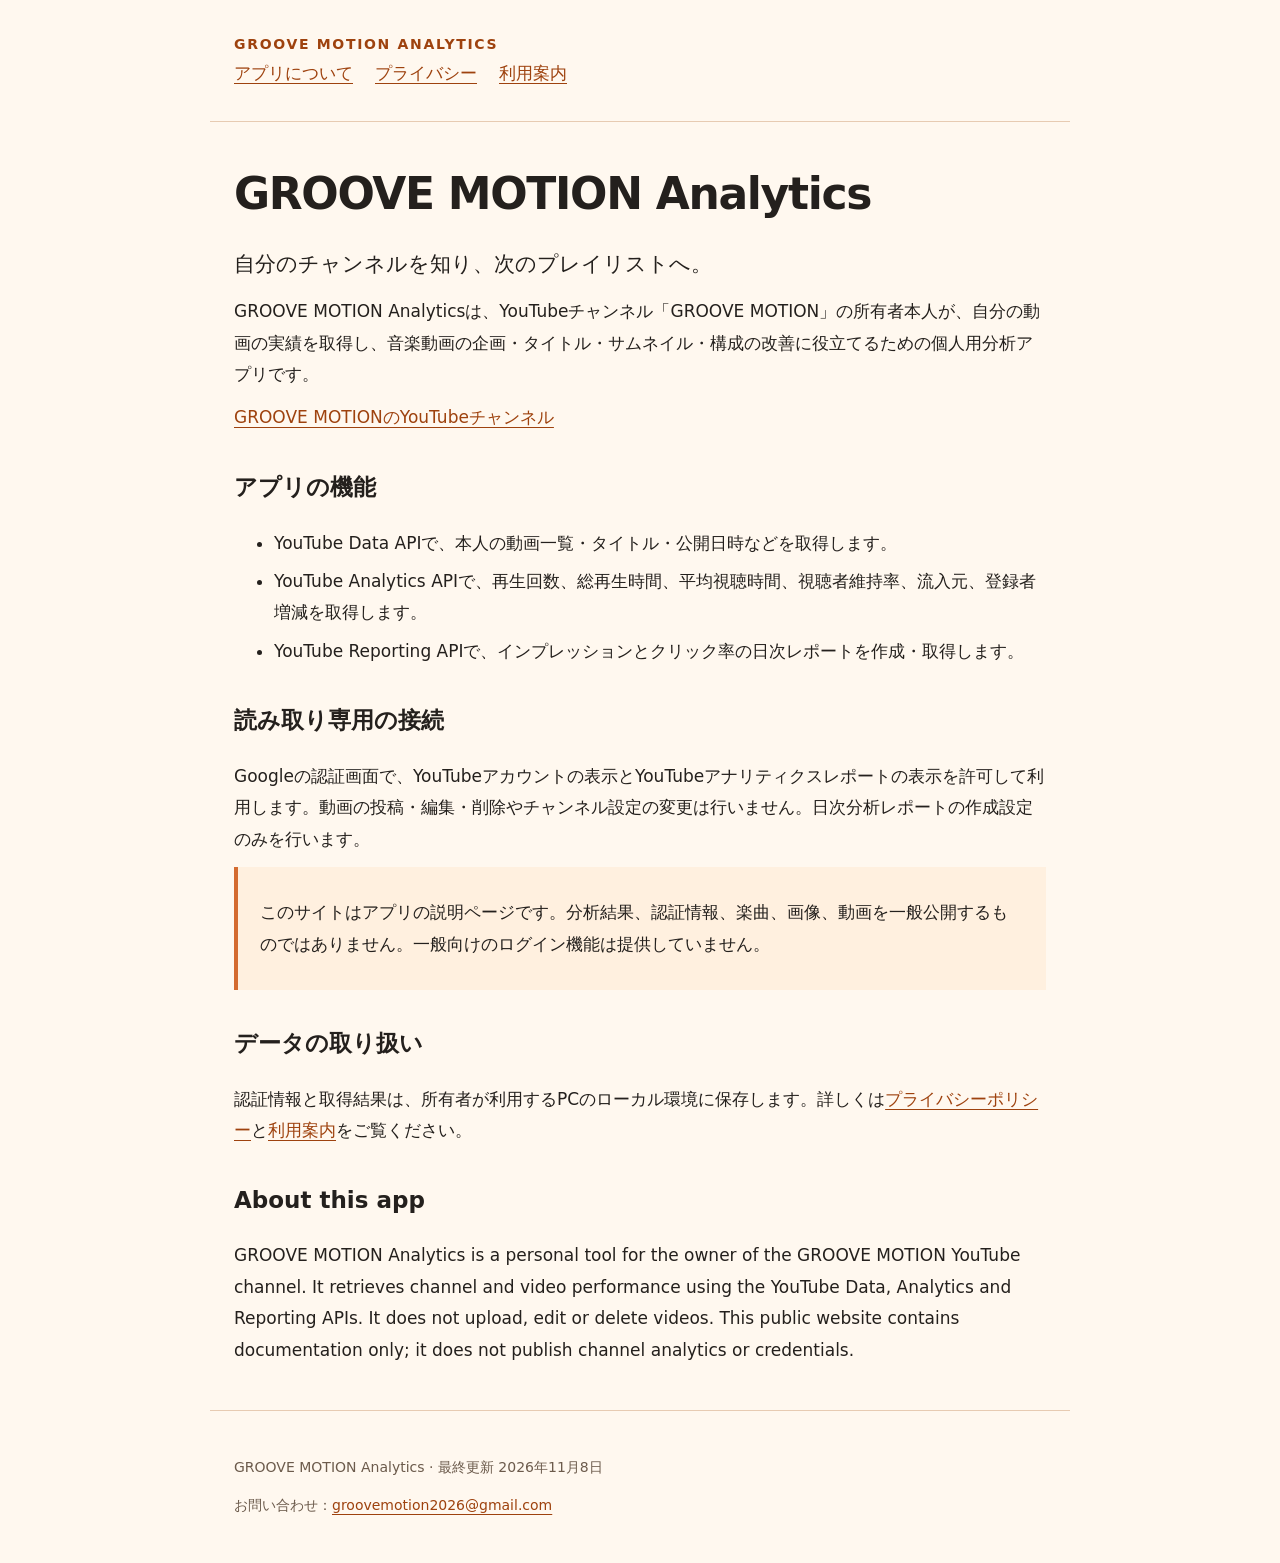
<file: index.html>
<!doctype html><html lang="ja"><head><meta charset="utf-8"><meta name="viewport" content="width=device-width,initial-scale=1"><meta name="description" content="GROOVE MOTION Analyticsのアプリ説明、データの取り扱い、利用案内。"><title>アプリについて | GROOVE MOTION Analytics</title><link rel="stylesheet" href="style.css"><meta name="google-site-verification" content="8Vj8K0bfPoue_ydsbVhwIFE0yj8pEWBNdxc9BoqghE0" /></head><body><header><div class="brand">GROOVE MOTION ANALYTICS</div><nav aria-label="ページ"><a href="index.html">アプリについて</a><a href="privacy.html">プライバシー</a><a href="terms.html">利用案内</a></nav></header><main><h1>GROOVE MOTION Analytics</h1><p class="lead">自分のチャンネルを知り、次のプレイリストへ。</p><p>GROOVE MOTION Analyticsは、YouTubeチャンネル「GROOVE MOTION」の所有者本人が、自分の動画の実績を取得し、音楽動画の企画・タイトル・サムネイル・構成の改善に役立てるための個人用分析アプリです。</p><p><a href="https://www.youtube.com/channel/UCXRERTZ2oUYPDoM06L8DTLw">GROOVE MOTIONのYouTubeチャンネル</a></p><h2>アプリの機能</h2><ul><li>YouTube Data APIで、本人の動画一覧・タイトル・公開日時などを取得します。</li><li>YouTube Analytics APIで、再生回数、総再生時間、平均視聴時間、視聴者維持率、流入元、登録者増減を取得します。</li><li>YouTube Reporting APIで、インプレッションとクリック率の日次レポートを作成・取得します。</li></ul><h2>読み取り専用の接続</h2><p>Googleの認証画面で、YouTubeアカウントの表示とYouTubeアナリティクスレポートの表示を許可して利用します。動画の投稿・編集・削除やチャンネル設定の変更は行いません。日次分析レポートの作成設定のみを行います。</p><div class="note"><p>このサイトはアプリの説明ページです。分析結果、認証情報、楽曲、画像、動画を一般公開するものではありません。一般向けのログイン機能は提供していません。</p></div><h2>データの取り扱い</h2><p>認証情報と取得結果は、所有者が利用するPCのローカル環境に保存します。詳しくは<a href="privacy.html">プライバシーポリシー</a>と<a href="terms.html">利用案内</a>をご覧ください。</p><h2 lang="en">About this app</h2><p lang="en">GROOVE MOTION Analytics is a personal tool for the owner of the GROOVE MOTION YouTube channel. It retrieves channel and video performance using the YouTube Data, Analytics and Reporting APIs. It does not upload, edit or delete videos. This public website contains documentation only; it does not publish channel analytics or credentials.</p></main><footer><p>GROOVE MOTION Analytics · 最終更新 2026年11月8日</p><p>お問い合わせ：<a href="mailto:groovemotion2026@gmail.com">groovemotion2026@gmail.com</a></p></footer></body></html>
</file>
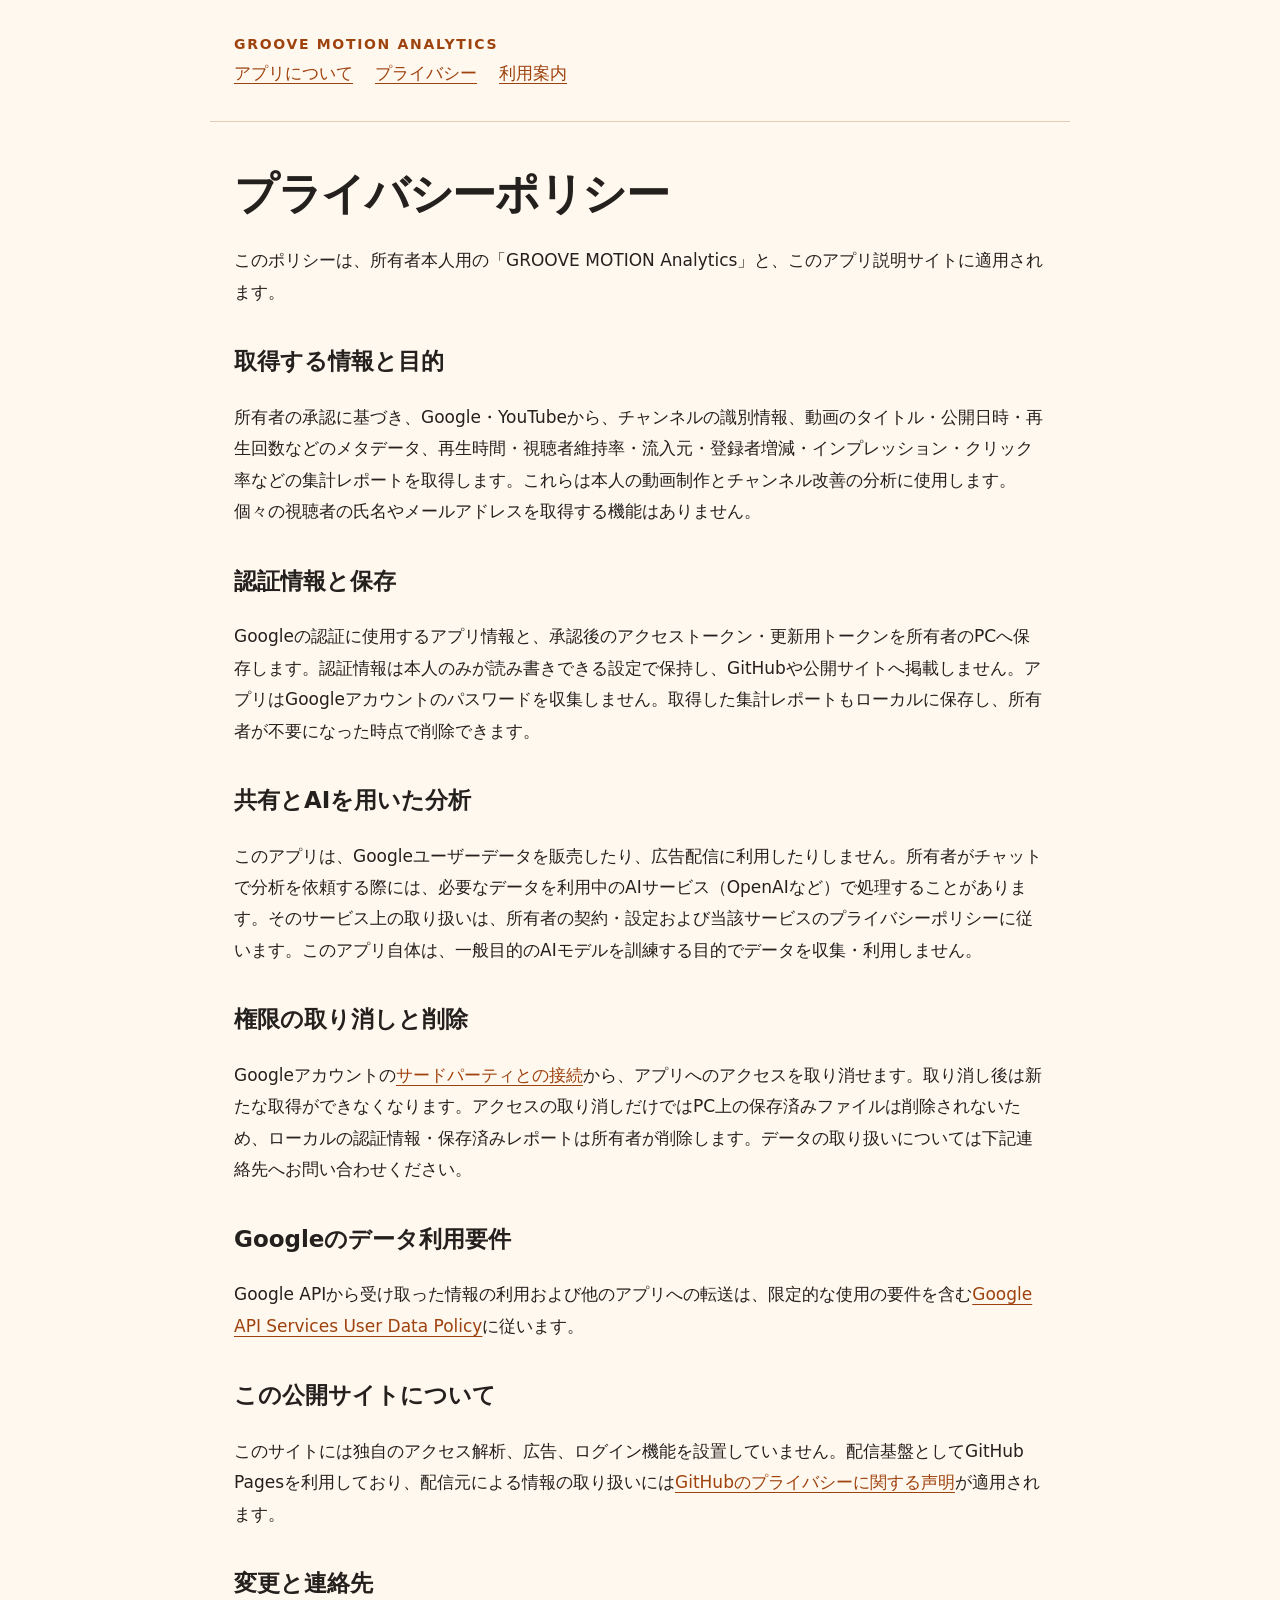
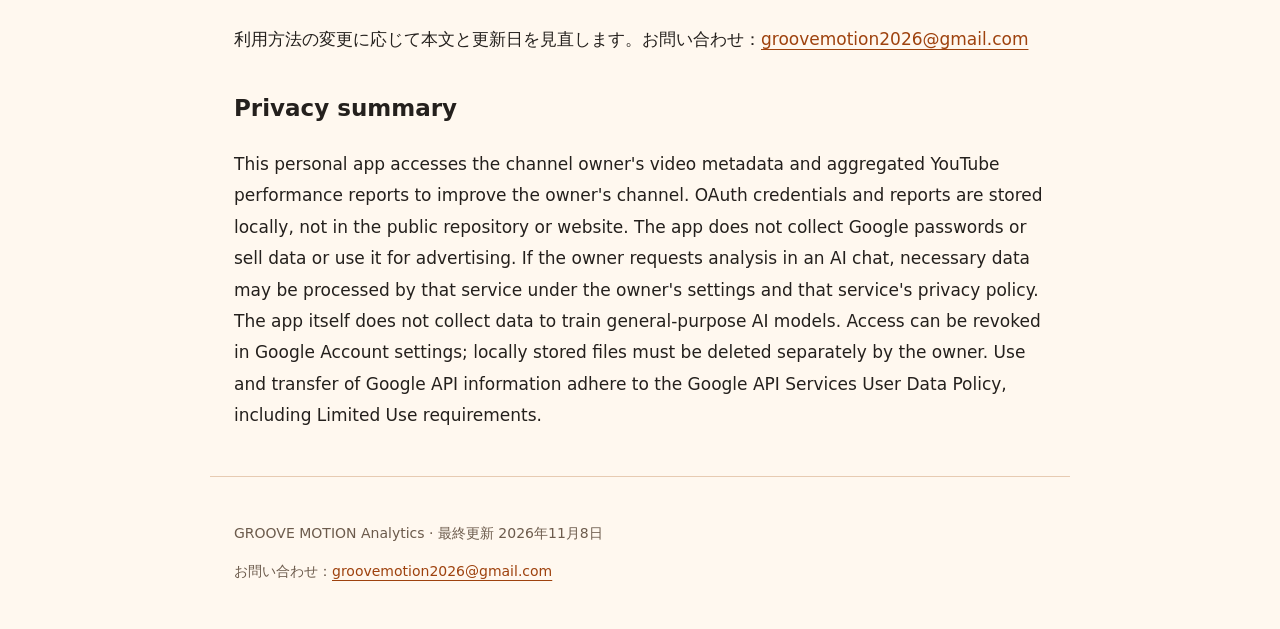
<file: privacy.html>
<!doctype html><html lang="ja"><head><meta charset="utf-8"><meta name="viewport" content="width=device-width,initial-scale=1"><meta name="description" content="GROOVE MOTION Analyticsのアプリ説明、データの取り扱い、利用案内。"><title>プライバシーポリシー | GROOVE MOTION Analytics</title><link rel="stylesheet" href="style.css"></head><body><header><div class="brand">GROOVE MOTION ANALYTICS</div><nav aria-label="ページ"><a href="index.html">アプリについて</a><a href="privacy.html">プライバシー</a><a href="terms.html">利用案内</a></nav></header><main><h1>プライバシーポリシー</h1><p>このポリシーは、所有者本人用の「GROOVE MOTION Analytics」と、このアプリ説明サイトに適用されます。</p><h2>取得する情報と目的</h2><p>所有者の承認に基づき、Google・YouTubeから、チャンネルの識別情報、動画のタイトル・公開日時・再生回数などのメタデータ、再生時間・視聴者維持率・流入元・登録者増減・インプレッション・クリック率などの集計レポートを取得します。これらは本人の動画制作とチャンネル改善の分析に使用します。個々の視聴者の氏名やメールアドレスを取得する機能はありません。</p><h2>認証情報と保存</h2><p>Googleの認証に使用するアプリ情報と、承認後のアクセストークン・更新用トークンを所有者のPCへ保存します。認証情報は本人のみが読み書きできる設定で保持し、GitHubや公開サイトへ掲載しません。アプリはGoogleアカウントのパスワードを収集しません。取得した集計レポートもローカルに保存し、所有者が不要になった時点で削除できます。</p><h2>共有とAIを用いた分析</h2><p>このアプリは、Googleユーザーデータを販売したり、広告配信に利用したりしません。所有者がチャットで分析を依頼する際には、必要なデータを利用中のAIサービス（OpenAIなど）で処理することがあります。そのサービス上の取り扱いは、所有者の契約・設定および当該サービスのプライバシーポリシーに従います。このアプリ自体は、一般目的のAIモデルを訓練する目的でデータを収集・利用しません。</p><h2>権限の取り消しと削除</h2><p>Googleアカウントの<a href="https://myaccount.google.com/connections">サードパーティとの接続</a>から、アプリへのアクセスを取り消せます。取り消し後は新たな取得ができなくなります。アクセスの取り消しだけではPC上の保存済みファイルは削除されないため、ローカルの認証情報・保存済みレポートは所有者が削除します。データの取り扱いについては下記連絡先へお問い合わせください。</p><h2>Googleのデータ利用要件</h2><p>Google APIから受け取った情報の利用および他のアプリへの転送は、限定的な使用の要件を含む<a href="https://developers.google.com/terms/api-services-user-data-policy">Google API Services User Data Policy</a>に従います。</p><h2>この公開サイトについて</h2><p>このサイトには独自のアクセス解析、広告、ログイン機能を設置していません。配信基盤としてGitHub Pagesを利用しており、配信元による情報の取り扱いには<a href="https://docs.github.com/en/site-policy/privacy-policies/github-general-privacy-statement">GitHubのプライバシーに関する声明</a>が適用されます。</p><h2>変更と連絡先</h2><p>利用方法の変更に応じて本文と更新日を見直します。お問い合わせ：<a href="mailto:groovemotion2026@gmail.com">groovemotion2026@gmail.com</a></p><h2 lang="en">Privacy summary</h2><p lang="en">This personal app accesses the channel owner's video metadata and aggregated YouTube performance reports to improve the owner's channel. OAuth credentials and reports are stored locally, not in the public repository or website. The app does not collect Google passwords or sell data or use it for advertising. If the owner requests analysis in an AI chat, necessary data may be processed by that service under the owner's settings and that service's privacy policy. The app itself does not collect data to train general-purpose AI models. Access can be revoked in Google Account settings; locally stored files must be deleted separately by the owner. Use and transfer of Google API information adhere to the Google API Services User Data Policy, including Limited Use requirements.</p></main><footer><p>GROOVE MOTION Analytics · 最終更新 2026年11月8日</p><p>お問い合わせ：<a href="mailto:groovemotion2026@gmail.com">groovemotion2026@gmail.com</a></p></footer></body></html>
</file>
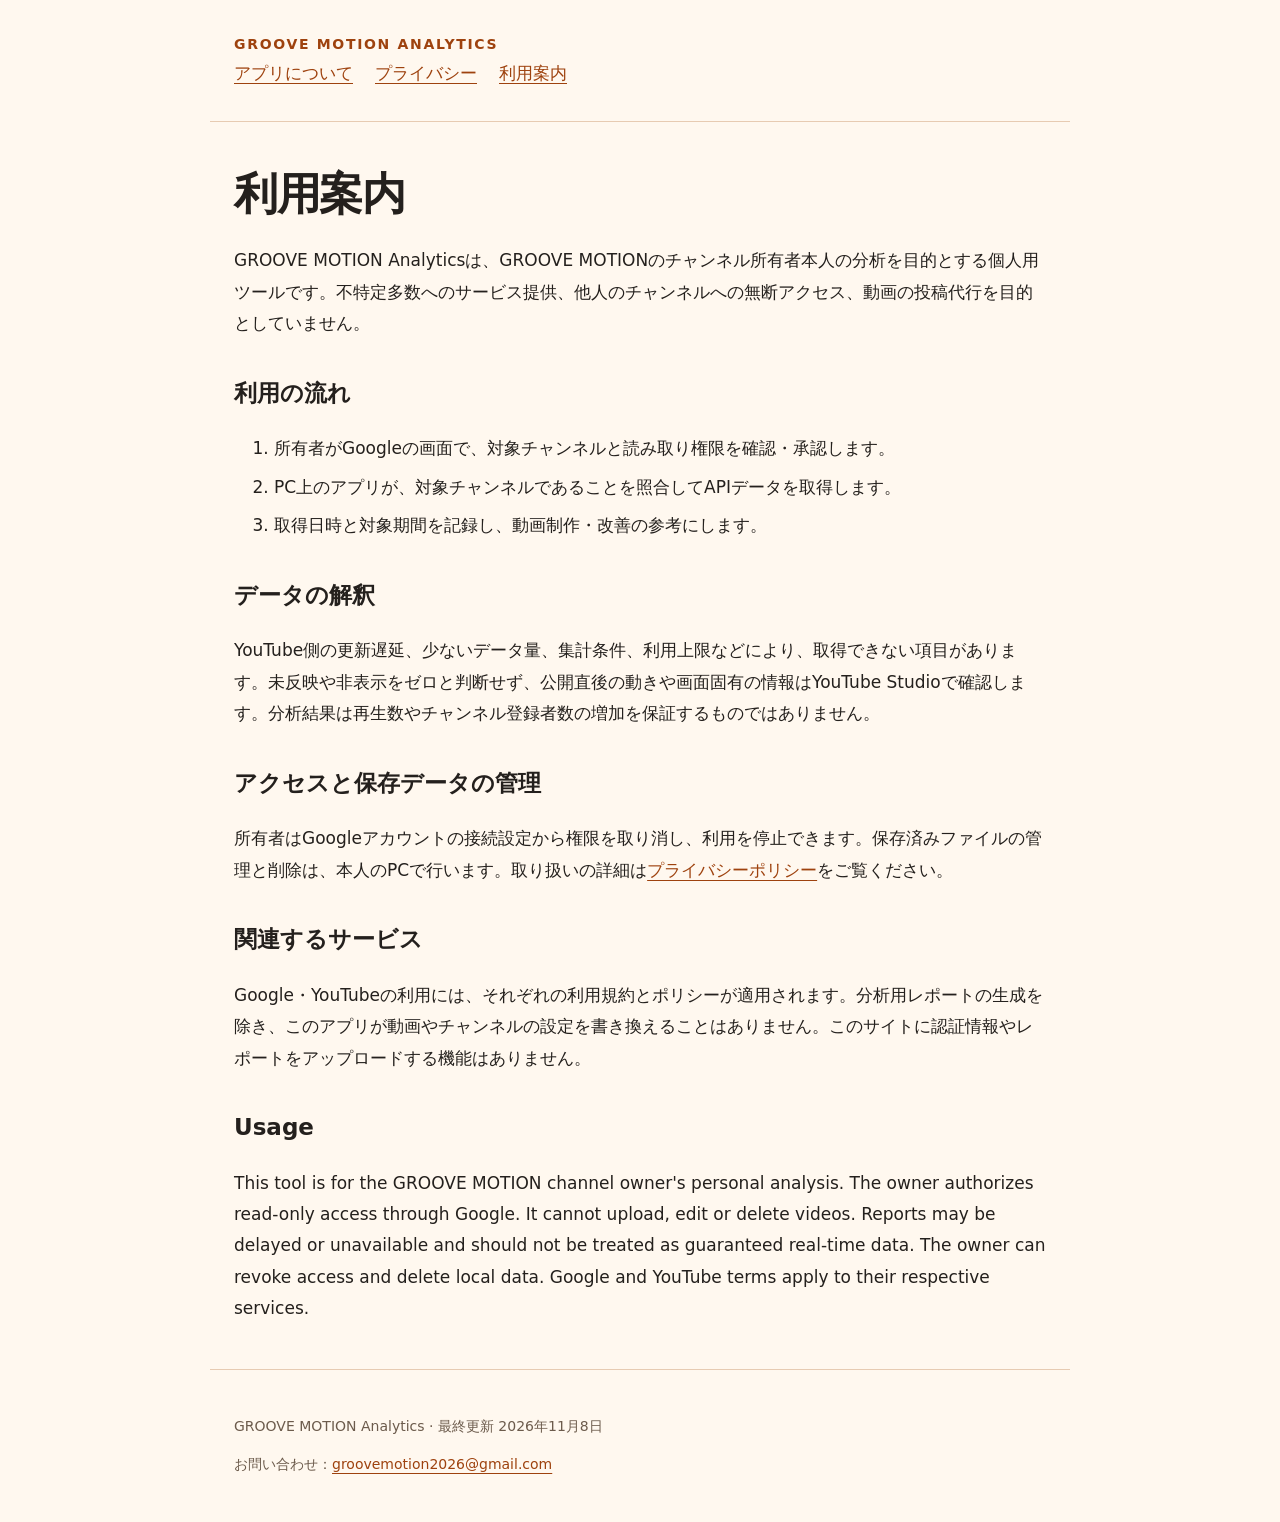
<file: terms.html>
<!doctype html><html lang="ja"><head><meta charset="utf-8"><meta name="viewport" content="width=device-width,initial-scale=1"><meta name="description" content="GROOVE MOTION Analyticsのアプリ説明、データの取り扱い、利用案内。"><title>利用案内 | GROOVE MOTION Analytics</title><link rel="stylesheet" href="style.css"></head><body><header><div class="brand">GROOVE MOTION ANALYTICS</div><nav aria-label="ページ"><a href="index.html">アプリについて</a><a href="privacy.html">プライバシー</a><a href="terms.html">利用案内</a></nav></header><main><h1>利用案内</h1><p>GROOVE MOTION Analyticsは、GROOVE MOTIONのチャンネル所有者本人の分析を目的とする個人用ツールです。不特定多数へのサービス提供、他人のチャンネルへの無断アクセス、動画の投稿代行を目的としていません。</p><h2>利用の流れ</h2><ol><li>所有者がGoogleの画面で、対象チャンネルと読み取り権限を確認・承認します。</li><li>PC上のアプリが、対象チャンネルであることを照合してAPIデータを取得します。</li><li>取得日時と対象期間を記録し、動画制作・改善の参考にします。</li></ol><h2>データの解釈</h2><p>YouTube側の更新遅延、少ないデータ量、集計条件、利用上限などにより、取得できない項目があります。未反映や非表示をゼロと判断せず、公開直後の動きや画面固有の情報はYouTube Studioで確認します。分析結果は再生数やチャンネル登録者数の増加を保証するものではありません。</p><h2>アクセスと保存データの管理</h2><p>所有者はGoogleアカウントの接続設定から権限を取り消し、利用を停止できます。保存済みファイルの管理と削除は、本人のPCで行います。取り扱いの詳細は<a href="privacy.html">プライバシーポリシー</a>をご覧ください。</p><h2>関連するサービス</h2><p>Google・YouTubeの利用には、それぞれの利用規約とポリシーが適用されます。分析用レポートの生成を除き、このアプリが動画やチャンネルの設定を書き換えることはありません。このサイトに認証情報やレポートをアップロードする機能はありません。</p><h2 lang="en">Usage</h2><p lang="en">This tool is for the GROOVE MOTION channel owner's personal analysis. The owner authorizes read-only access through Google. It cannot upload, edit or delete videos. Reports may be delayed or unavailable and should not be treated as guaranteed real-time data. The owner can revoke access and delete local data. Google and YouTube terms apply to their respective services.</p></main><footer><p>GROOVE MOTION Analytics · 最終更新 2026年11月8日</p><p>お問い合わせ：<a href="mailto:groovemotion2026@gmail.com">groovemotion2026@gmail.com</a></p></footer></body></html>
</file>
<file: style.css>
*{box-sizing:border-box}body{margin:0;background:#fff8ef;color:#24201d;font:17px/1.85 system-ui,-apple-system,sans-serif}header,main,footer{max-width:860px;margin:auto;padding:32px 24px}header{border-bottom:1px solid #e7cbb2}nav{display:flex;gap:22px;flex-wrap:wrap}a{color:#9e420e;text-underline-offset:4px}h1{font-size:clamp(30px,5vw,44px);line-height:1.25;letter-spacing:-.03em;margin:12px 0 24px}h2{margin-top:32px;font-size:23px}h3{font-size:19px}p,ul{margin:12px 0}.brand{font-weight:800;letter-spacing:.12em;font-size:14px;color:#9e420e}.lead{font-size:21px}.note{padding:18px 22px;border-left:4px solid #d46b2f;background:#fff0df}footer{font-size:14px;color:#6c5b4c;border-top:1px solid #e7cbb2}li{margin:7px 0}
</file>
